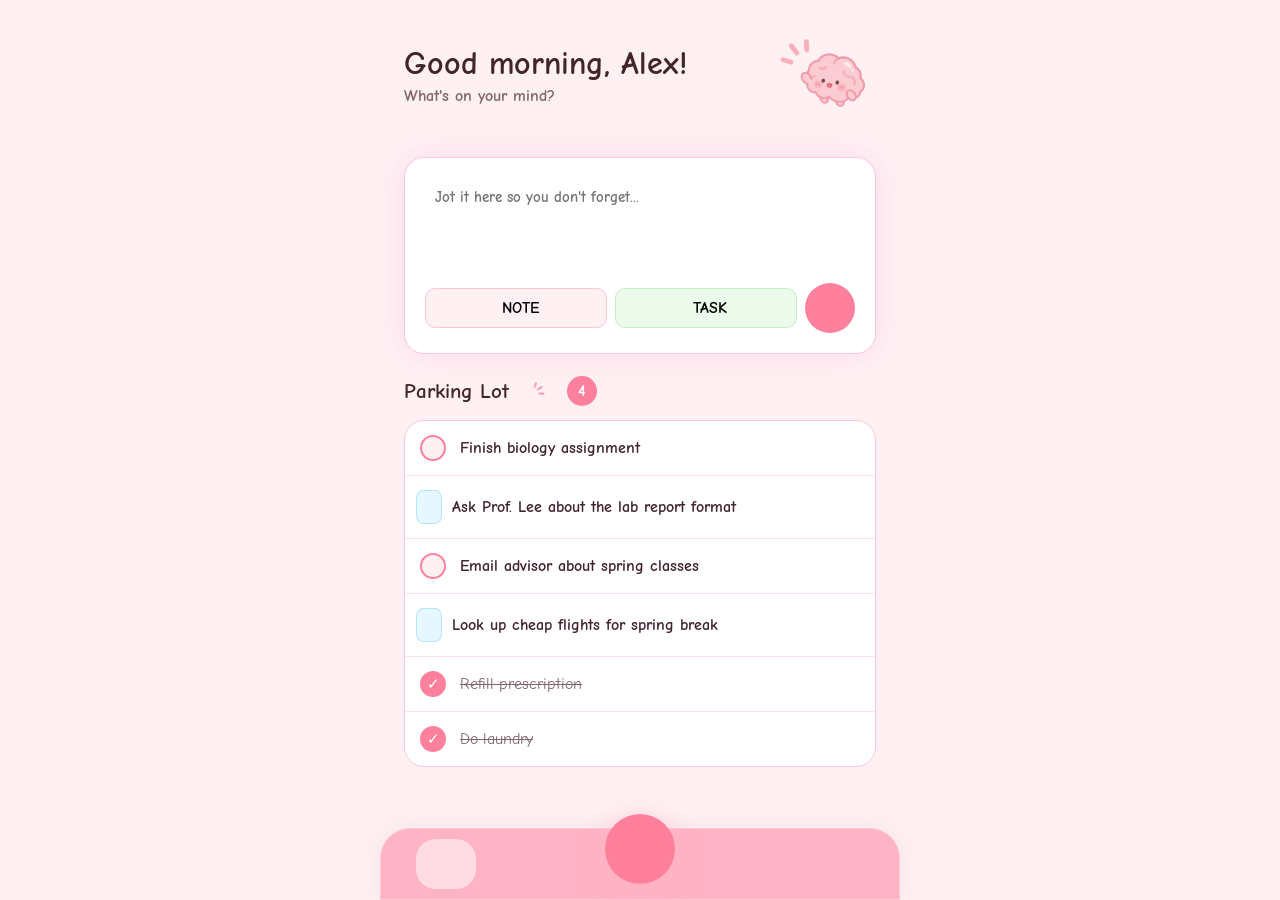
<file: index.html>
<!DOCTYPE html>
<html lang="en">
<head>
    <meta charset="UTF-8">
    <meta name="viewport" content="width=device-width, initial-scale=1.0">
    <title>Brain Dump | ADHD Planner</title>
    <link href="https://cdn.boxicons.com/3.0.8/fonts/basic/boxicons.min.css" rel="stylesheet">
    <link rel="stylesheet" href="styles.css">
</head>
<body>
    <nav id="nav"></nav>

    <main>
        <div class="header">
            <h1 id="greeting">Brain Dump</h1>
            <p>What's on your mind?</p>
            <img src="brain_img.png" alt="" class="header-img" onerror="this.remove()">
        </div>

        <section class="card brain-dump-section">
            <textarea id="dump-input" placeholder="Jot it here so you don't forget..." maxlength="200"></textarea>
            <div class="btn-row">
                <button class="note-button" id="add-note">
                    <i class="bx bx-note"></i><span>NOTE</span>
                </button>
                <button class="task-button" id="add-task">
                    <i class="bx bx-check-circle"></i><span>TASK</span>
                </button>
                <button class="event-button" id="add-event" aria-label="turn into a reminder">
                    <i class="bx bx-plus"></i>
                </button>
            </div>
        </section>

        <section class="parking-lot-section">
            <div class="section-head">
                <h2>Parking Lot</h2>
                <img src="decoration.png" alt="" onerror="this.remove()">
                <div class="counter" id="counter">0</div>
            </div>
            <div class="list" id="parking-list"></div>
        </section>
    </main>

    <script src="db.js"></script>
    <script src="app.js"></script>
    <script src="index.js"></script>
</body>
</html>
</file>
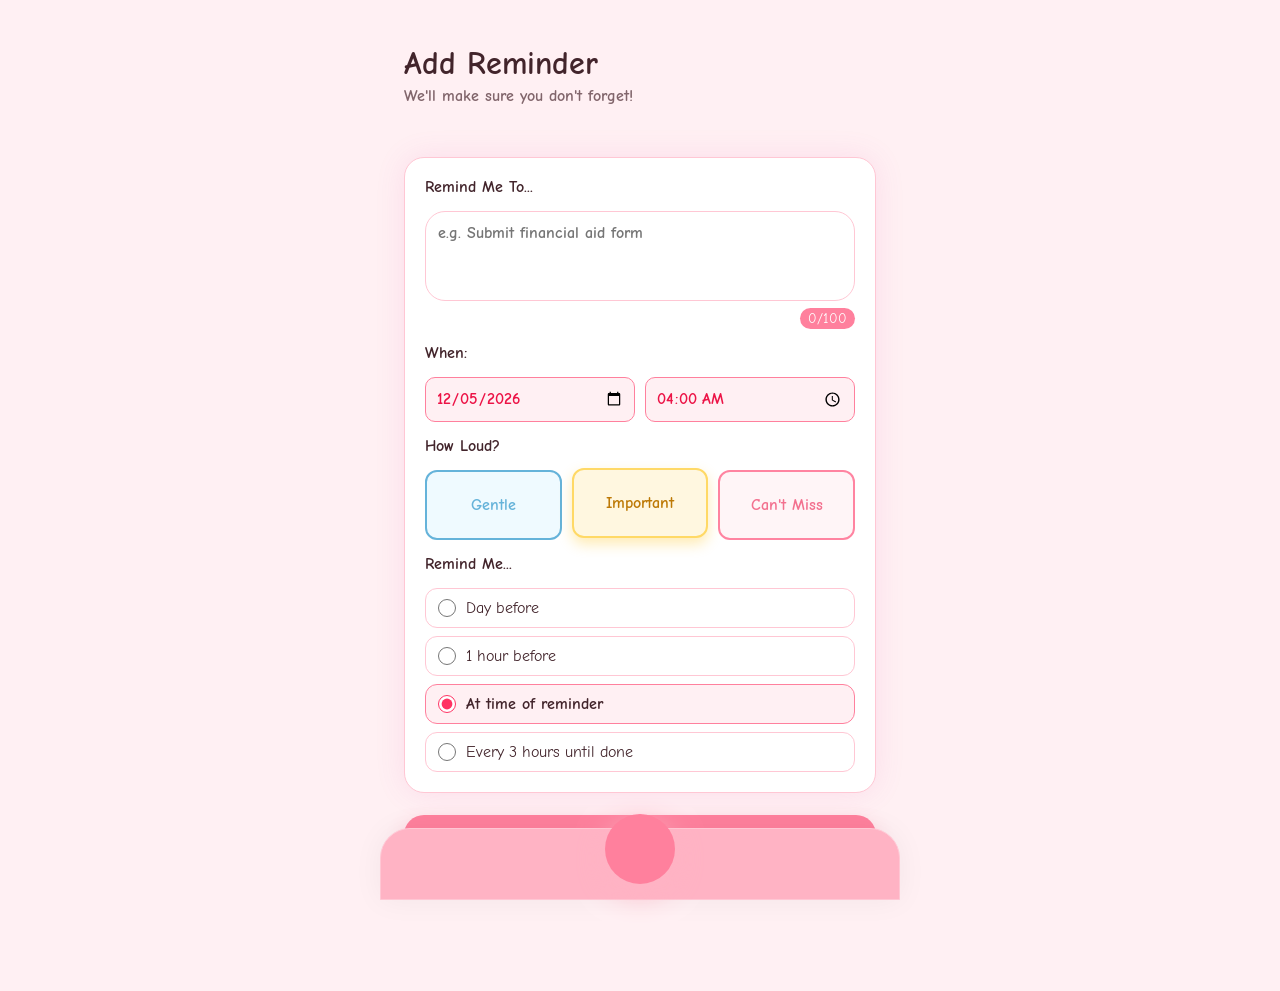
<file: add.html>
<!DOCTYPE html>
<html lang="en">
<head>
    <meta charset="UTF-8">
    <meta name="viewport" content="width=device-width, initial-scale=1.0">
    <title>Add Reminder | ADHD Planner</title>
    <link href="https://cdn.boxicons.com/3.0.8/fonts/basic/boxicons.min.css" rel="stylesheet">
    <link rel="stylesheet" href="styles.css">
</head>
<body>
    <nav id="nav"></nav>

    <main>
        <div class="header">
            <h1 id="page-title">Add Reminder</h1>
            <p>We'll make sure you don't forget!</p>
        </div>

        <form class="card" id="reminder-form" novalidate>
            <label for="reminder">Remind Me To...</label>
            <textarea id="reminder" name="reminder" maxlength="100" placeholder="e.g. Submit financial aid form"></textarea>
            <div id="char-count"><span>0/100</span></div>

            <label for="date">When:</label>
            <div class="date-time-container">
                <input type="date" id="date" name="date" required>
                <input type="time" id="time" name="time" required>
            </div>

            <label>How Loud?</label>
            <div class="priority-container" id="priority">
                <button type="button" id="small"  data-value="gentle">Gentle</button>
                <button type="button" id="medium" data-value="important">Important</button>
                <button type="button" id="large"  data-value="cant-miss">Can't Miss</button>
            </div>

            <label>Remind Me...</label>
            <div class="remind-options">
                <label class="opt"><input type="radio" name="remind" value="day-before"> Day before</label>
                <label class="opt"><input type="radio" name="remind" value="hour-before"> 1 hour before</label>
                <label class="opt"><input type="radio" name="remind" value="at-time" checked> At time of reminder</label>
                <label class="opt"><input type="radio" name="remind" value="nag" id="nag-opt"> <span id="nag-label">Keep reminding me until done</span></label>
            </div>
        </form>

        <button type="submit" form="reminder-form" id="save-reminder" class="primary-btn">SAVE REMINDER</button>
    </main>

    <script src="db.js"></script>
    <script src="app.js"></script>
    <script src="add.js"></script>
</body>
</html>
</file>
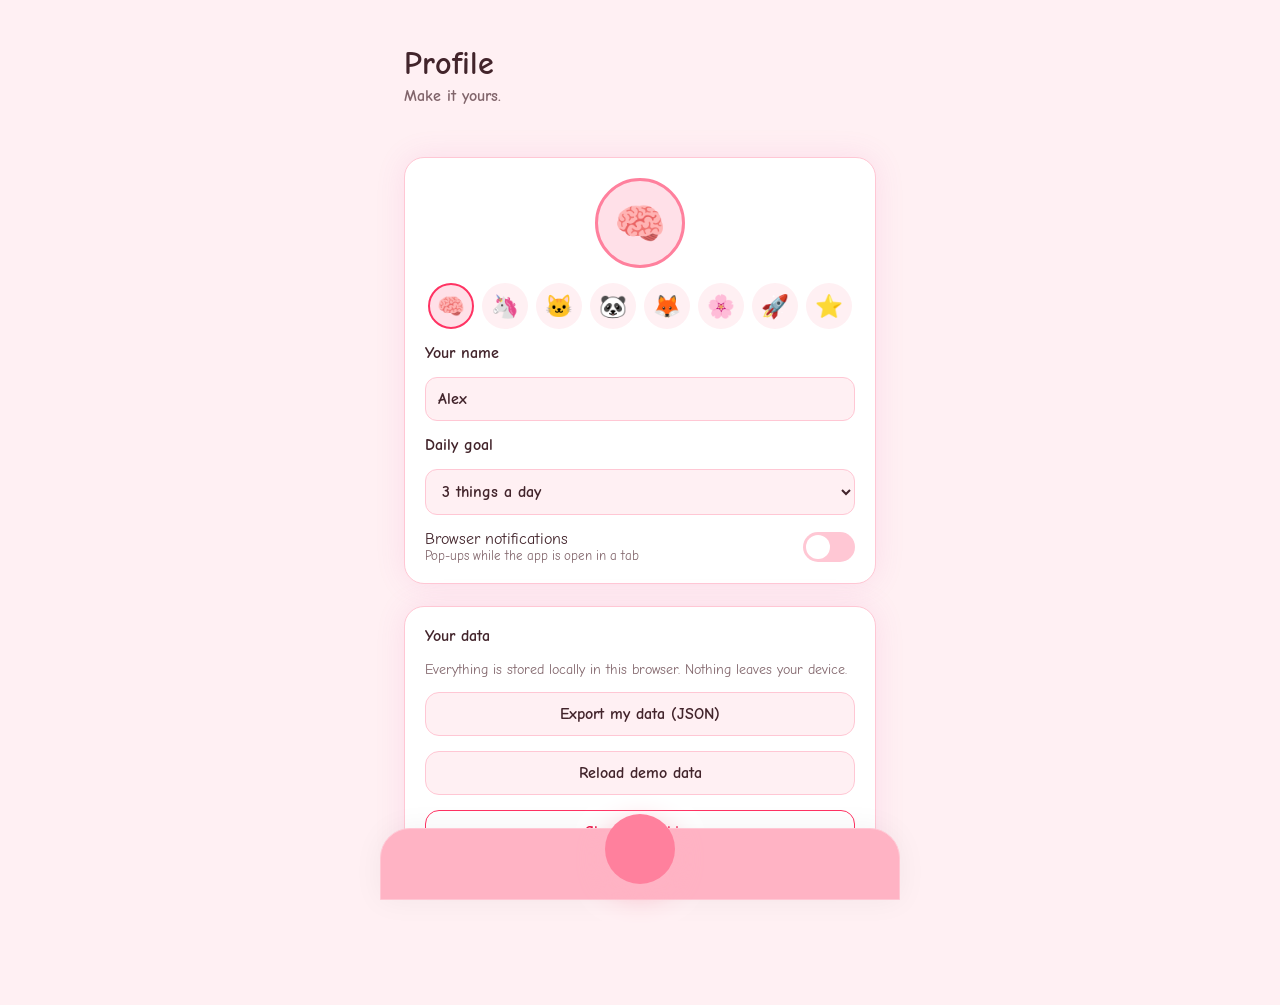
<file: Profile.html>
<!DOCTYPE html>
<html lang="en">
<head>
    <meta charset="UTF-8">
    <meta name="viewport" content="width=device-width, initial-scale=1.0">
    <title>Profile | ADHD Planner</title>
    <link href="https://cdn.boxicons.com/3.0.8/fonts/basic/boxicons.min.css" rel="stylesheet">
    <link rel="stylesheet" href="styles.css">
</head>
<body>
    <nav id="nav"></nav>

    <main>
        <div class="header">
            <h1>Profile</h1>
            <p>Make it yours.</p>
        </div>

        <div class="card">
            <div class="avatar-big" id="avatar-big">🧠</div>
            <div class="avatar-picker" id="avatar-picker"></div>

            <label for="name">Your name</label>
            <input type="text" id="name" class="text-input" maxlength="20">

            <label for="goal">Daily goal</label>
            <select id="goal" class="select-input"></select>

            <div class="setting-row">
                <div>Browser notifications<small>Pop-ups while the app is open in a tab</small></div>
                <label class="switch">
                    <input type="checkbox" id="notif">
                    <span class="slider"></span>
                </label>
            </div>
        </div>

        <div class="card">
            <label>Your data</label>
            <p class="rem-meta">Everything is stored locally in this browser. Nothing leaves your device.</p>
            <button class="secondary-btn" id="export">Export my data (JSON)</button>
            <button class="secondary-btn" id="reseed">Reload demo data</button>
            <button class="danger-btn" id="clear">Clear everything</button>
        </div>
    </main>

    <script src="db.js"></script>
    <script src="app.js"></script>
    <script src="profile.js"></script>
</body>
</html>
</file>
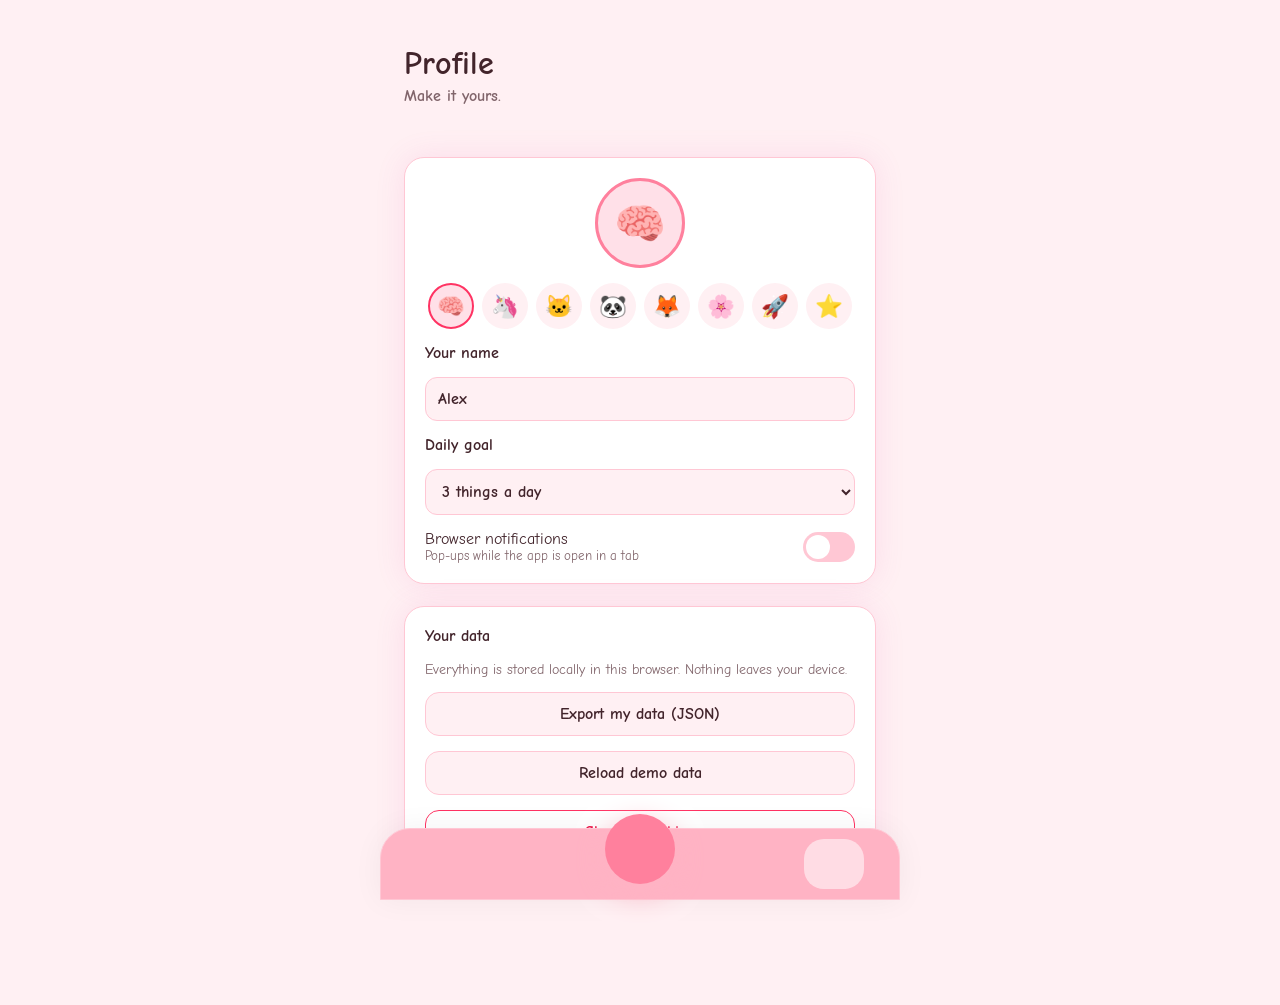
<file: profile.html>
<!DOCTYPE html>
<html lang="en">
<head>
    <meta charset="UTF-8">
    <meta name="viewport" content="width=device-width, initial-scale=1.0">
    <title>Profile | ADHD Planner</title>
    <link href="https://cdn.boxicons.com/3.0.8/fonts/basic/boxicons.min.css" rel="stylesheet">
    <link rel="stylesheet" href="styles.css">
</head>
<body>
    <nav id="nav"></nav>

    <main>
        <div class="header">
            <h1>Profile</h1>
            <p>Make it yours.</p>
        </div>

        <div class="card">
            <div class="avatar-big" id="avatar-big">🧠</div>
            <div class="avatar-picker" id="avatar-picker"></div>

            <label for="name">Your name</label>
            <input type="text" id="name" class="text-input" maxlength="20">

            <label for="goal">Daily goal</label>
            <select id="goal" class="select-input"></select>

            <div class="setting-row">
                <div>Browser notifications<small>Pop-ups while the app is open in a tab</small></div>
                <label class="switch">
                    <input type="checkbox" id="notif">
                    <span class="slider"></span>
                </label>
            </div>
        </div>

        <div class="card">
            <label>Your data</label>
            <p class="rem-meta">Everything is stored locally in this browser. Nothing leaves your device.</p>
            <button class="secondary-btn" id="export">Export my data (JSON)</button>
            <button class="secondary-btn" id="reseed">Reload demo data</button>
            <button class="danger-btn" id="clear">Clear everything</button>
        </div>
    </main>

    <script src="db.js"></script>
    <script src="app.js"></script>
    <script src="profile.js"></script>
</body>
</html>
</file>
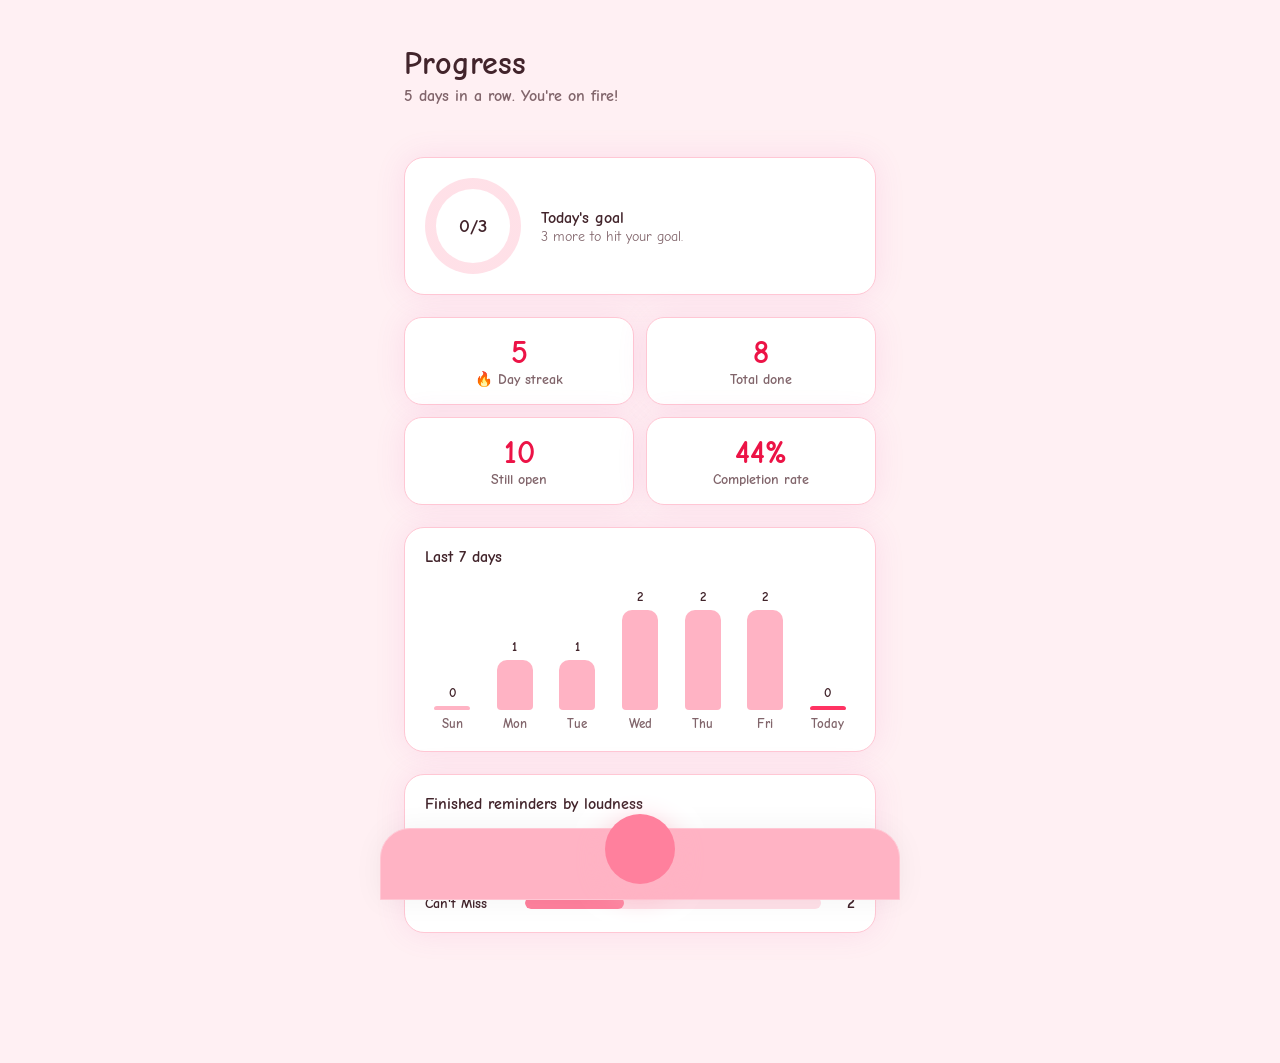
<file: Progress.html>
<!DOCTYPE html>
<html lang="en">
<head>
    <meta charset="UTF-8">
    <meta name="viewport" content="width=device-width, initial-scale=1.0">
    <title>Progress | ADHD Planner</title>
    <link href="https://cdn.boxicons.com/3.0.8/fonts/basic/boxicons.min.css" rel="stylesheet">
    <link rel="stylesheet" href="styles.css">
</head>
<body>
    <nav id="nav"></nav>

    <main>
        <div class="header">
            <h1>Progress</h1>
            <p id="cheer">Look how far you've come!</p>
        </div>

        <div class="card goal-card">
            <div class="ring" id="ring"><div class="ring-inner" id="ring-text">0/3</div></div>
            <div>
                <div class="label">Today's goal</div>
                <div id="goal-msg" class="rem-meta"></div>
            </div>
        </div>

        <div class="stat-grid">
            <div class="stat"><div class="num" id="s-streak">0</div><div class="lbl">🔥 Day streak</div></div>
            <div class="stat"><div class="num" id="s-done">0</div><div class="lbl">Total done</div></div>
            <div class="stat"><div class="num" id="s-open">0</div><div class="lbl">Still open</div></div>
            <div class="stat"><div class="num" id="s-rate">0%</div><div class="lbl">Completion rate</div></div>
        </div>

        <div class="card">
            <div class="label">Last 7 days</div>
            <div class="bars" id="bars"></div>
        </div>

        <div class="card">
            <div class="label">Finished reminders by loudness</div>
            <div id="prio"></div>
        </div>
    </main>

    <script src="db.js"></script>
    <script src="app.js"></script>
    <script src="progress.js"></script>
</body>
</html>
</file>
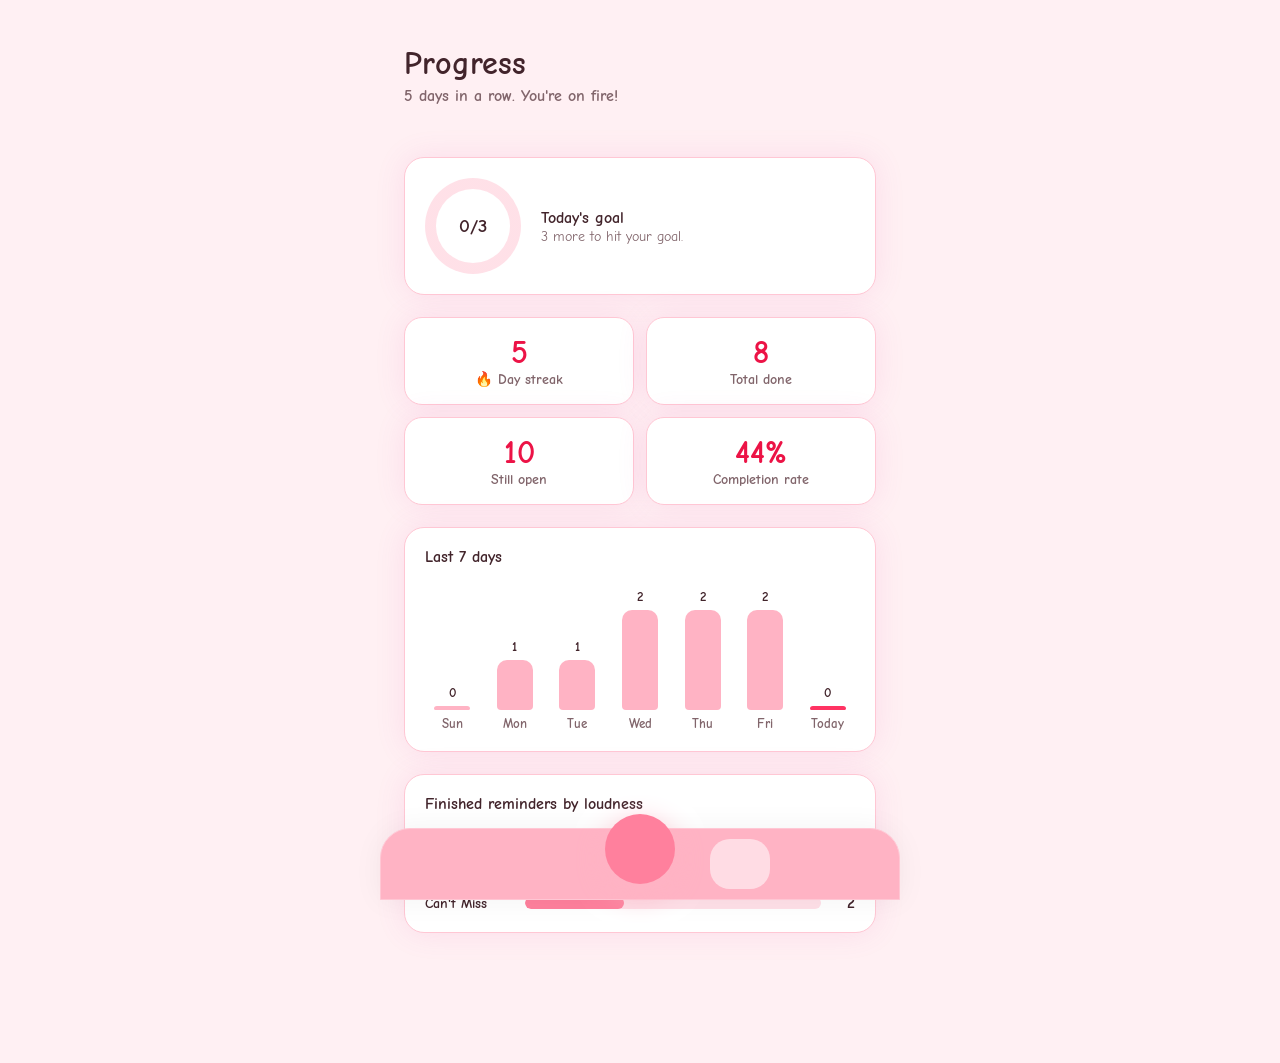
<file: progress.html>
<!DOCTYPE html>
<html lang="en">
<head>
    <meta charset="UTF-8">
    <meta name="viewport" content="width=device-width, initial-scale=1.0">
    <title>Progress | ADHD Planner</title>
    <link href="https://cdn.boxicons.com/3.0.8/fonts/basic/boxicons.min.css" rel="stylesheet">
    <link rel="stylesheet" href="styles.css">
</head>
<body>
    <nav id="nav"></nav>

    <main>
        <div class="header">
            <h1>Progress</h1>
            <p id="cheer">Look how far you've come!</p>
        </div>

        <div class="card goal-card">
            <div class="ring" id="ring"><div class="ring-inner" id="ring-text">0/3</div></div>
            <div>
                <div class="label">Today's goal</div>
                <div id="goal-msg" class="rem-meta"></div>
            </div>
        </div>

        <div class="stat-grid">
            <div class="stat"><div class="num" id="s-streak">0</div><div class="lbl">🔥 Day streak</div></div>
            <div class="stat"><div class="num" id="s-done">0</div><div class="lbl">Total done</div></div>
            <div class="stat"><div class="num" id="s-open">0</div><div class="lbl">Still open</div></div>
            <div class="stat"><div class="num" id="s-rate">0%</div><div class="lbl">Completion rate</div></div>
        </div>

        <div class="card">
            <div class="label">Last 7 days</div>
            <div class="bars" id="bars"></div>
        </div>

        <div class="card">
            <div class="label">Finished reminders by loudness</div>
            <div id="prio"></div>
        </div>
    </main>

    <script src="db.js"></script>
    <script src="app.js"></script>
    <script src="progress.js"></script>
</body>
</html>
</file>
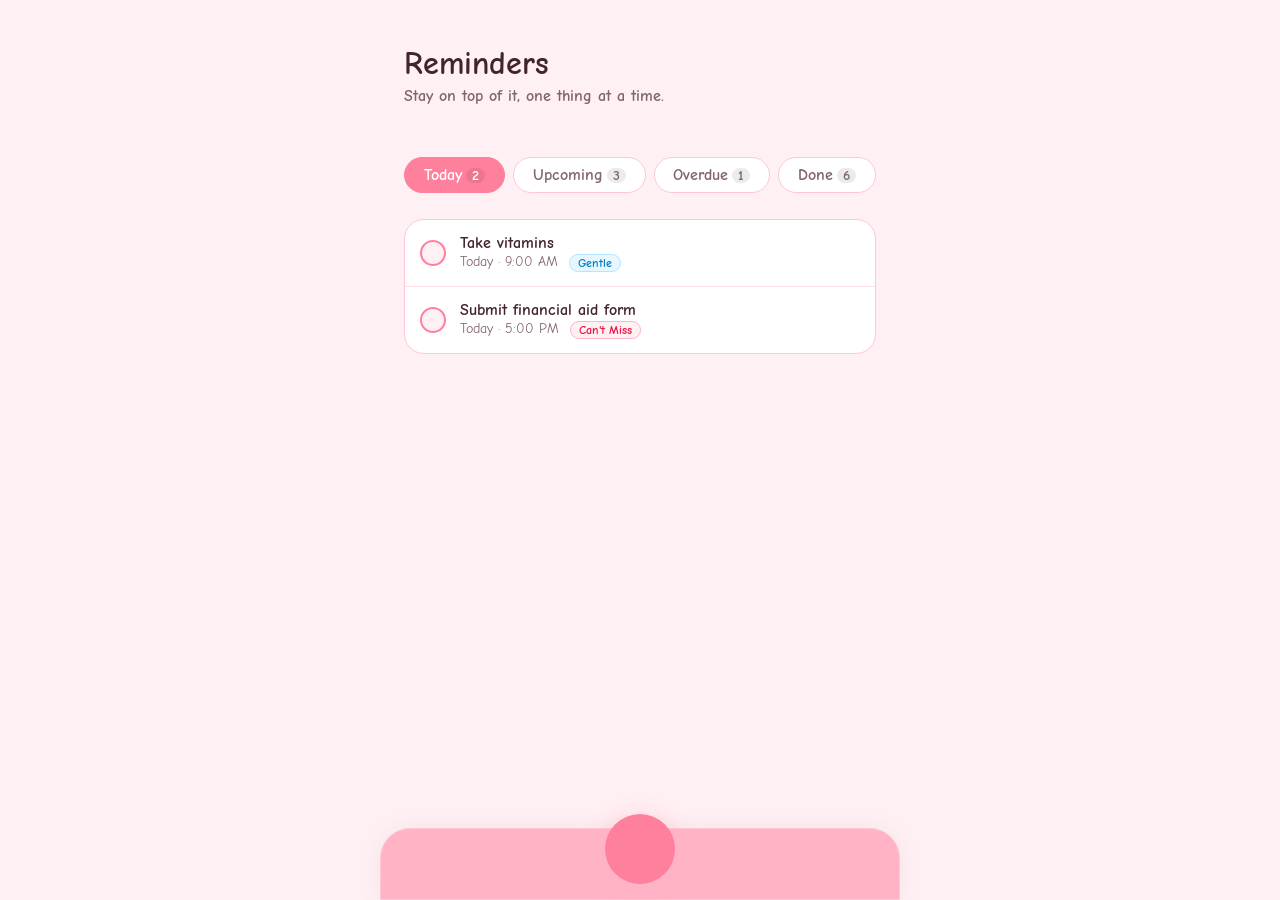
<file: Reminders.html>
<!DOCTYPE html>
<html lang="en">
<head>
    <meta charset="UTF-8">
    <meta name="viewport" content="width=device-width, initial-scale=1.0">
    <title>Reminders | ADHD Planner</title>
    <link href="https://cdn.boxicons.com/3.0.8/fonts/basic/boxicons.min.css" rel="stylesheet">
    <link rel="stylesheet" href="styles.css">
</head>
<body>
    <nav id="nav"></nav>

    <main>
        <div class="header">
            <h1>Reminders</h1>
            <p>Stay on top of it, one thing at a time.</p>
        </div>

        <div class="tabs" id="tabs"></div>
        <div class="list" id="reminder-list"></div>
    </main>

    <script src="db.js"></script>
    <script src="app.js"></script>
    <script src="reminders.js"></script>
</body>
</html>
</file>
<file: styles.css>
/* ==========================================================
   styles.css — one shared stylesheet for every page
   ========================================================== */
@import url('https://fonts.googleapis.com/css2?family=Comic+Neue:wght@400;700&display=swap');

:root {
    --pink-50:  hsl(346, 100%, 97%);
    --pink-100: hsl(346, 100%, 94%);
    --pink-200: hsl(346, 100%, 89%);
    --pink-300: hsl(346, 100%, 85%);
    --pink-400: hsl(346, 100%, 75%);
    --pink-500: hsl(346, 100%, 60%);
    --pink-600: hsl(346, 85%, 50%);
    --green-bg: hsl(120, 60%, 95%);
    --green-bd: hsl(120, 60%, 85%);
    --green:    hsl(120, 60%, 36%);
    --blue-bg:  hsl(200, 100%, 95%);
    --blue-bd:  hsl(200, 100%, 85%);
    --blue:     hsl(200, 100%, 38%);
    --yellow-bg: hsl(45, 100%, 94%);
    --yellow-bd: hsl(45, 100%, 70%);
    --yellow:   hsl(38, 95%, 38%);
    --text:     hsl(346, 30%, 20%);
    --muted:    hsl(346, 12%, 45%);
    --card:     #fff;
    --shadow:   0 0 30px rgba(221, 86, 169, 0.12);
}

* {
    margin: 0;
    padding: 0;
    border: 0;
    box-sizing: border-box;
    font-family: 'Comic Neue', cursive;
}

body {
    min-height: 100vh;
    display: flex;
    justify-content: center;
    background: var(--pink-50);
    color: var(--text);
}

button { cursor: pointer; font-size: 1rem; }
input, textarea, select { font-size: 1rem; color: var(--text); }

/* ---------- Navigation bar ---------- */
.navBar {
    position: fixed;
    bottom: 0;
    left: 50%;
    transform: translateX(-50%);
    z-index: 50;
    display: flex;
    align-items: center;
    justify-content: space-evenly;
    width: 100%;
    max-width: 520px;
    padding: 10px 0;
    background: var(--pink-300);
    border-radius: 30px 30px 0 0;
    border: 1px solid var(--pink-200);
    box-shadow: 0 0 30px rgba(0, 0, 0, 0.05);
}
.navBar a {
    color: white;
    width: 60px;
    height: 50px;
    border-radius: 20px;
    transition: all .25s ease;
    display: flex;
    align-items: center;
    justify-content: center;
    text-decoration: none;
}
.navBar a:active { transform: scale(1.2); }
.navBar a.active { color: var(--pink-600); background: rgba(255,255,255,.55); }
.navBar a i { font-size: 1.6rem; pointer-events: none; }
.navBar a.plus {
    width: 70px;
    height: 70px;
    margin-top: -30px;
    color: #fff;
    background: var(--pink-400);
    border-radius: 50%;
    box-shadow: 0 10px 30px 0 var(--pink-300);
}
.navBar a.plus i { font-size: 1.9rem; }

/* ---------- Layout ---------- */
main {
    display: flex;
    flex-direction: column;
    gap: 22px;
    width: 100%;
    max-width: 520px;
    padding: 45px 24px 130px;
    align-items: center;
}
.header {
    position: relative;
    width: 100%;
    min-height: 90px;
    display: flex;
    flex-direction: column;
    gap: 5px;
}
.header h1 { font-size: 2rem; }
.header p  { color: var(--muted); font-weight: bold; }
.header-img {
    position: absolute;
    right: -10px;
    top: -20px;
    width: 150px;
    pointer-events: none;
}

.card {
    width: 100%;
    padding: 20px;
    display: flex;
    flex-direction: column;
    gap: 15px;
    border: 1px solid var(--pink-200);
    border-radius: 20px;
    background: var(--card);
    box-shadow: var(--shadow);
}
.card label, .label { font-weight: bold; }

.empty {
    width: 100%;
    padding: 28px 10px;
    text-align: center;
    color: var(--muted);
    font-weight: bold;
}
.empty i { display: block; font-size: 2.4rem; color: var(--pink-300); margin-bottom: 6px; }

/* ---------- Brain dump (index) ---------- */
.brain-dump-section textarea {
    width: 100%;
    min-height: 90px;
    padding: 10px;
    border-radius: 10px;
    resize: none;
    background: white;
    font-weight: bold;
    font-size: .95rem;
}
.brain-dump-section textarea:focus { outline: none; }
.btn-row { display: flex; gap: 8px; align-items: center; }

.note-button, .task-button {
    display: flex;
    flex: 2;
    gap: 8px;
    padding: 10px;
    border-radius: 10px;
    font-weight: bold;
    color: black;
    justify-content: center;
    align-items: center;
    transition: transform .15s ease;
}
.note-button:active, .task-button:active { transform: scale(.96); }
.note-button { background: var(--pink-50); border: 1px solid var(--pink-200); }
.note-button i { color: var(--pink-500); font-size: 1.5rem; }
.task-button { background: var(--green-bg); border: 1px solid var(--green-bd); }
.task-button i { color: var(--green); font-size: 1.5rem; }
.event-button {
    display: flex;
    align-items: center;
    justify-content: center;
    flex: 0 0 50px;
    width: 50px;
    height: 50px;
    border-radius: 50%;
    background: var(--pink-400);
}
.event-button i { color: white; font-size: 1.5rem; }

/* ---------- Parking lot ---------- */
.parking-lot-section { width: 100%; display: flex; flex-direction: column; gap: 14px; }
.section-head { display: flex; align-items: center; gap: 10px; }
.section-head h2 { font-size: 1.3rem; }
.section-head img { width: 38px; height: auto; transform: rotate(100deg); }
.counter {
    display: flex;
    align-items: center;
    justify-content: center;
    min-width: 30px;
    height: 30px;
    padding: 0 8px;
    border-radius: 15px;
    background: var(--pink-400);
    color: white;
    font-weight: bold;
}
.list {
    display: flex;
    width: 100%;
    flex-direction: column;
    border: 1px solid var(--pink-200);
    border-radius: 20px;
    background: white;
    overflow: hidden;
}
.list-item {
    display: flex;
    align-items: center;
    gap: 14px;
    padding: 14px 15px;
    font-weight: bold;
    border-bottom: 1px solid var(--pink-100);
}
.list-item:last-child { border-bottom: none; }
.list-item .grow { flex: 1; word-break: break-word; }
.list-item.done .grow { text-decoration: line-through; color: var(--muted); font-weight: normal; }
.list-item.pop { animation: pop .3s ease; }
@keyframes pop { 50% { transform: scale(1.03); background: var(--pink-50); } }

.check {
    appearance: none;
    -webkit-appearance: none;
    flex: 0 0 26px;
    width: 26px;
    height: 26px;
    border-radius: 50%;
    border: 2px solid var(--pink-400);
    background: var(--pink-50);
    cursor: pointer;
    display: grid;
    place-content: center;
    transition: all .2s ease;
}
.check::after { content: '✓'; color: white; font-size: .95rem; transform: scale(0); transition: transform .15s ease; }
.check:checked { background: var(--pink-400); }
.check:checked::after { transform: scale(1); }

.note-icon {
    flex: 0 0 26px;
    width: 34px;
    height: 34px;
    margin-left: -4px;
    margin-right: -4px;
    border-radius: 25%;
    background: var(--blue-bg);
    border: 1px solid var(--blue-bd);
    display: flex;
    align-items: center;
    justify-content: center;
}
.note-icon i { color: var(--blue); font-size: 1.3rem; }

.icon-btn {
    background: transparent;
    display: flex;
    align-items: center;
    justify-content: center;
    padding: 4px;
    border-radius: 8px;
}
.icon-btn i { color: var(--pink-600); font-size: 1.4rem; }
.icon-btn.edit i { color: var(--blue); }
.icon-btn:active { transform: scale(1.2); }

/* ---------- Reminders list ---------- */
.tabs { display: flex; gap: 8px; width: 100%; overflow-x: auto; padding-bottom: 4px; }
.tab {
    flex: 1 0 auto;
    padding: 8px 12px;
    border-radius: 20px;
    background: white;
    border: 1px solid var(--pink-200);
    font-weight: bold;
    color: var(--muted);
    white-space: nowrap;
}
.tab.active { background: var(--pink-400); color: white; border-color: var(--pink-400); }
.tab .n {
    margin-left: 4px;
    padding: 0 6px;
    border-radius: 10px;
    background: rgba(0,0,0,.08);
    font-size: .85rem;
}

.rem-meta { font-size: .85rem; color: var(--muted); font-weight: normal; margin-top: 2px; }
.chip {
    display: inline-block;
    padding: 1px 8px;
    margin-left: 6px;
    border-radius: 10px;
    font-size: .75rem;
    font-weight: bold;
    border: 1px solid;
    vertical-align: middle;
}
.chip.gentle     { background: var(--blue-bg);   color: var(--blue);   border-color: var(--blue-bd); }
.chip.important  { background: var(--yellow-bg); color: var(--yellow); border-color: var(--yellow-bd); }
.chip.cant-miss  { background: var(--pink-50);   color: var(--pink-600); border-color: var(--pink-300); }
.chip.overdue    { background: var(--pink-600);  color: white; border-color: var(--pink-600); }

/* ---------- Add reminder form ---------- */
#reminder {
    border: 1px solid var(--pink-200);
    border-radius: 20px;
    padding: 12px;
    resize: none;
    height: 90px;
    font-weight: bold;
}
#reminder:focus { outline: 2px solid var(--pink-300); }
#char-count { width: 100%; display: flex; justify-content: flex-end; margin-top: -8px; }
#char-count span {
    font-size: .9rem;
    color: white;
    background: var(--pink-400);
    border-radius: 30px;
    padding: 2px 8px;
}
#char-count span.warn { background: var(--pink-600); }

.date-time-container { width: 100%; display: flex; gap: 10px; }
.date-time-container input {
    flex: 1;
    min-width: 0;
    padding: 10px;
    color: var(--pink-600);
    border: 1px solid var(--pink-400);
    border-radius: 10px;
    background: var(--pink-50);
    font-weight: bold;
}
.date-time-container input:focus { outline: 2px solid var(--pink-300); }

.priority-container { display: flex; gap: 10px; width: 100%; }
.priority-container button {
    flex: 1;
    padding: 10px 4px;
    font-weight: bold;
    height: 70px;
    border-radius: 12px;
    border: 2px solid transparent;
    opacity: .6;
    transition: all .2s ease;
}
.priority-container button.selected { opacity: 1; transform: translateY(-2px); }
#small  { background: var(--blue-bg);   color: var(--blue);   border-color: var(--blue); }
#medium { background: var(--yellow-bg); color: var(--yellow); border-color: var(--yellow-bd); }
#large  { background: var(--pink-50);   color: var(--pink-600); border-color: var(--pink-500); }
#small.selected  { box-shadow: 0 6px 14px rgba(0,140,255,.25); }
#medium.selected { box-shadow: 0 6px 14px rgba(255,190,0,.3); }
#large.selected  { box-shadow: 0 6px 14px rgba(255,50,100,.25); }

.remind-options { display: flex; flex-direction: column; gap: 8px; }
.remind-options label.opt {
    display: flex;
    align-items: center;
    gap: 10px;
    padding: 10px 12px;
    border: 1px solid var(--pink-200);
    border-radius: 12px;
    font-weight: normal;
    cursor: pointer;
}
.remind-options input { accent-color: var(--pink-500); width: 18px; height: 18px; }
.remind-options label.opt:has(input:checked) { background: var(--pink-50); border-color: var(--pink-400); font-weight: bold; }

.primary-btn {
    width: 100%;
    padding: 14px;
    border-radius: 20px;
    background: var(--pink-400);
    color: white;
    font-weight: bold;
    letter-spacing: .5px;
    box-shadow: 0 8px 20px var(--pink-200);
}
.primary-btn:active { transform: scale(.98); }
.secondary-btn {
    width: 100%;
    padding: 12px;
    border-radius: 14px;
    background: var(--pink-50);
    border: 1px solid var(--pink-200);
    font-weight: bold;
    color: var(--text);
}
.danger-btn {
    width: 100%;
    padding: 12px;
    border-radius: 14px;
    background: white;
    border: 1px solid var(--pink-500);
    color: var(--pink-600);
    font-weight: bold;
}

/* ---------- Progress ---------- */
.stat-grid { display: grid; grid-template-columns: 1fr 1fr; gap: 12px; width: 100%; }
.stat {
    padding: 16px;
    border-radius: 18px;
    background: white;
    border: 1px solid var(--pink-200);
    box-shadow: var(--shadow);
    text-align: center;
}
.stat .num { font-size: 2rem; font-weight: bold; color: var(--pink-600); }
.stat .lbl { font-size: .9rem; color: var(--muted); font-weight: bold; }

.goal-card { flex-direction: row; align-items: center; gap: 20px; }
.ring {
    --pct: 0;
    flex: 0 0 96px;
    width: 96px;
    height: 96px;
    border-radius: 50%;
    background: conic-gradient(var(--pink-500) calc(var(--pct) * 1%), var(--pink-100) 0);
    display: grid;
    place-content: center;
}
.ring-inner {
    width: 74px;
    height: 74px;
    border-radius: 50%;
    background: white;
    display: grid;
    place-content: center;
    font-weight: bold;
    font-size: 1.2rem;
}

.bars { display: flex; align-items: flex-end; justify-content: space-between; gap: 8px; height: 150px; }
.bar-col { flex: 1; display: flex; flex-direction: column; align-items: center; justify-content: flex-end; height: 100%; gap: 6px; }
.bar {
    width: 100%;
    max-width: 36px;
    min-height: 4px;
    border-radius: 10px 10px 4px 4px;
    background: var(--pink-300);
    transition: height .6s ease;
}
.bar.today { background: var(--pink-500); }
.bar-col .v { font-size: .8rem; font-weight: bold; }
.bar-col .d { font-size: .8rem; color: var(--muted); font-weight: bold; }

.prio-row { display: flex; align-items: center; gap: 10px; }
.prio-row .name { flex: 0 0 90px; font-weight: bold; font-size: .9rem; }
.prio-track { flex: 1; height: 12px; border-radius: 8px; background: var(--pink-100); overflow: hidden; }
.prio-fill { height: 100%; border-radius: 8px; background: var(--pink-400); transition: width .6s ease; }
.prio-row .cnt { flex: 0 0 24px; text-align: right; font-weight: bold; }

/* ---------- Profile ---------- */
.avatar-big {
    width: 90px;
    height: 90px;
    border-radius: 50%;
    background: var(--pink-100);
    border: 3px solid var(--pink-400);
    display: grid;
    place-content: center;
    font-size: 2.6rem;
    align-self: center;
}
.avatar-picker { display: flex; gap: 8px; flex-wrap: wrap; justify-content: center; }
.avatar-picker button {
    width: 46px;
    height: 46px;
    border-radius: 50%;
    background: var(--pink-50);
    border: 2px solid transparent;
    font-size: 1.4rem;
}
.avatar-picker button.selected { border-color: var(--pink-500); background: var(--pink-100); }
.text-input, .select-input {
    width: 100%;
    padding: 12px;
    border-radius: 12px;
    border: 1px solid var(--pink-200);
    background: var(--pink-50);
    font-weight: bold;
}
.text-input:focus, .select-input:focus { outline: 2px solid var(--pink-300); }
.setting-row { display: flex; align-items: center; justify-content: space-between; gap: 12px; }
.setting-row small { display: block; font-weight: normal; color: var(--muted); }

.switch { position: relative; width: 52px; height: 30px; flex: 0 0 52px; }
.switch input { opacity: 0; width: 0; height: 0; }
.switch .slider {
    position: absolute; inset: 0;
    background: var(--pink-200);
    border-radius: 30px;
    transition: .25s;
    cursor: pointer;
}
.switch .slider::before {
    content: '';
    position: absolute;
    width: 24px; height: 24px;
    left: 3px; top: 3px;
    background: white;
    border-radius: 50%;
    transition: .25s;
}
.switch input:checked + .slider { background: var(--pink-500); }
.switch input:checked + .slider::before { transform: translateX(22px); }

/* ---------- Toasts ---------- */
#toast-box {
    position: fixed;
    top: 14px;
    left: 50%;
    transform: translateX(-50%);
    z-index: 100;
    display: flex;
    flex-direction: column;
    gap: 8px;
    width: calc(100% - 32px);
    max-width: 440px;
    pointer-events: none;
}
.toast {
    display: flex;
    align-items: center;
    gap: 10px;
    padding: 12px 16px;
    border-radius: 16px;
    background: white;
    border: 1px solid var(--pink-300);
    box-shadow: 0 10px 30px rgba(221, 86, 169, .25);
    font-weight: bold;
    opacity: 0;
    transform: translateY(-14px);
    transition: all .3s ease;
}
.toast.show { opacity: 1; transform: none; }
.toast i { color: var(--pink-500); font-size: 1.4rem; }
</file>
